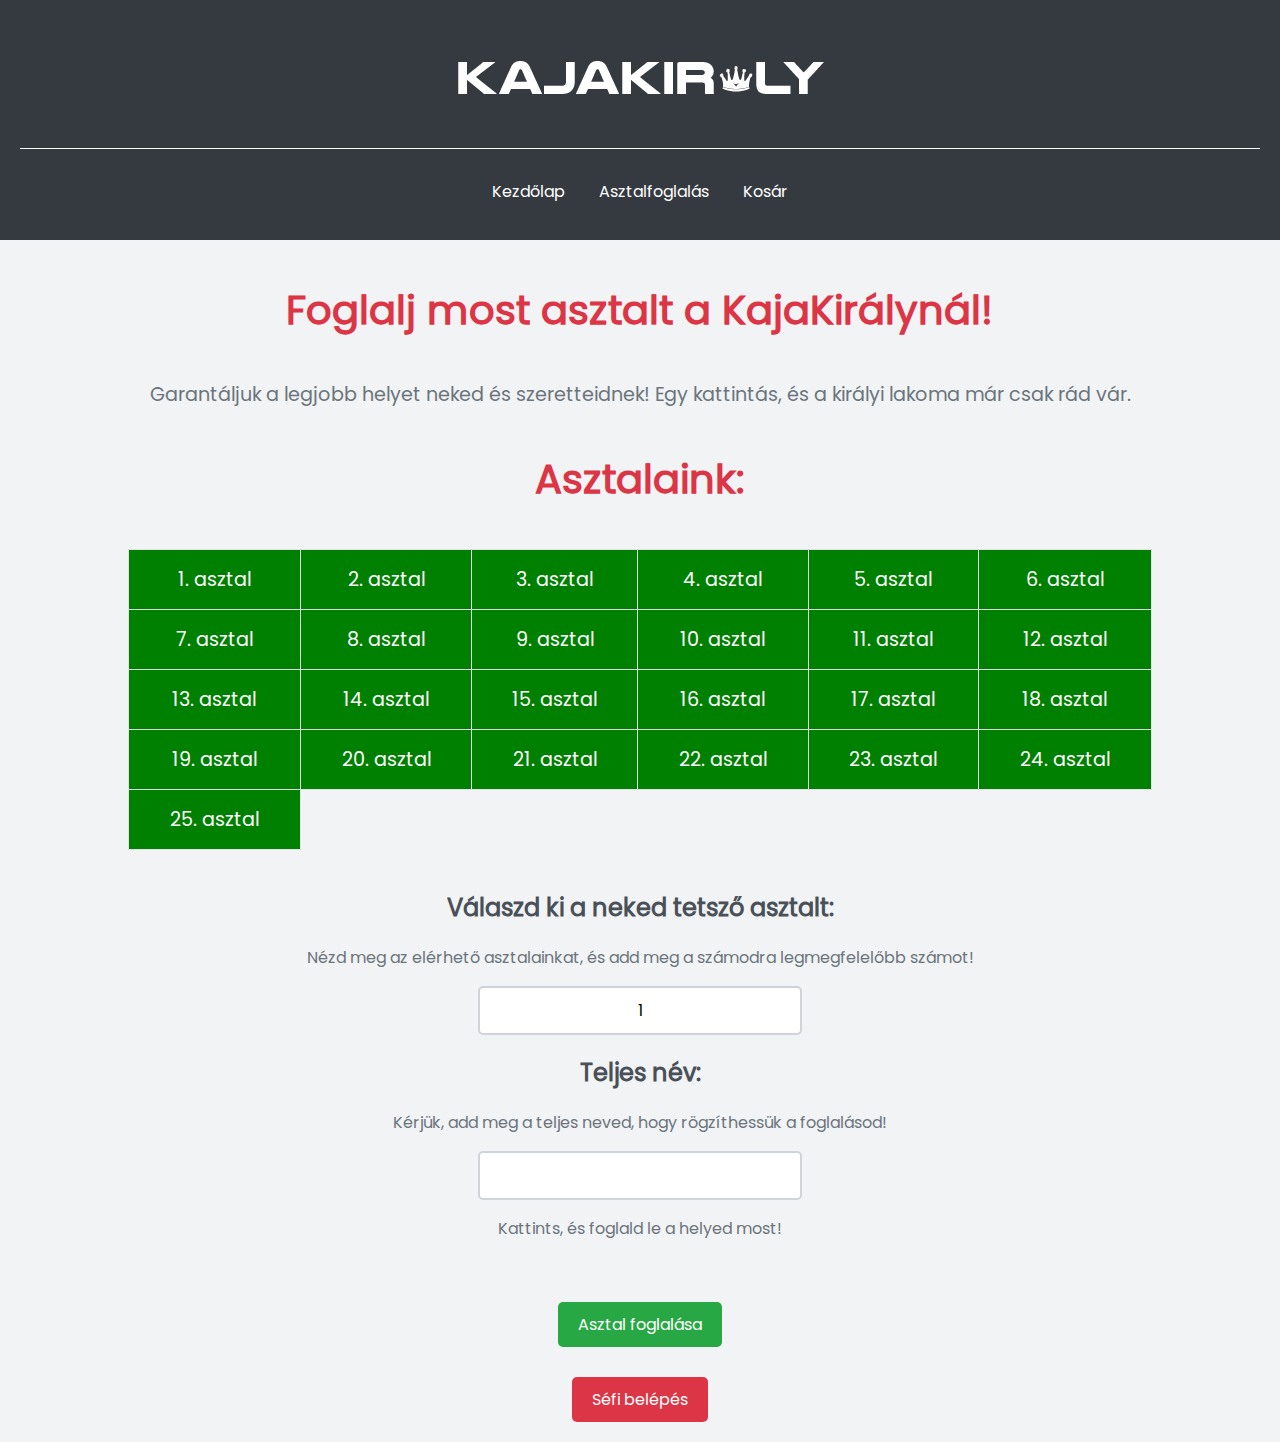
<file: htmls/asztalfoglalas.html>
<!DOCTYPE html>
<html lang="en">
<head>
    <meta charset="UTF-8">
    <meta name="viewport" content="width=device-width, initial-scale=1.0">
    <title>KajaKirály - Asztalfoglalás</title>
    <link rel="stylesheet" href="../css/global.css">
    <link rel="stylesheet" href="../css/asztalfoglalas.css">
</head>
<body>
    <header>
      <img src="..//img/logo.png" alt="" id="logo">
        <hr size="1" color="white">
        <nav>
          <ul>
            <li><a href="../index.html">Kezdőlap</a></li>
            <li><a href="asztalfoglalas.html">Asztalfoglalás</a></li>
            <li><a href="kosar.html">Kosár</a></li>
          </ul>
        </nav>
      </header>
      <h1>Foglalj most asztalt a KajaKirálynál!</h1>
      <p style="text-align: center; font-size: 1.2rem; color: #6c757d;">Garantáljuk a legjobb helyet neked és szeretteidnek! Egy kattintás, és a királyi lakoma már csak rád vár.</p>
      <h1>Asztalaink:</h1>
      
      <table id="asztaloktabla">
        <tbody id="asztaloktablabody">
          
      </tbody>
        
      </table>
      <h3>Válaszd ki a neked tetsző asztalt:</h3>
      <p style="text-align: center; color: #6c757d;">Nézd meg az elérhető asztalainkat, és add meg a számodra legmegfelelőbb számot!</p>
      <div class="input">
      <input type="text" value="1" maxlength="2" onkeypress="return onlyNumberKey(event)" id="asztalnumber">
    </div>
    <h3>Teljes név:</h3>
    <p style="text-align: center; color: #6c757d;">Kérjük, add meg a teljes neved, hogy rögzíthessük a foglalásod!</p>
    <div class="input">
      <input type="text" onkeypress="return onlyWORDKey(event)" id="asztalname">
      <p style="text-align: center; color: #6c757d;">Kattints, és foglald le a helyed most!</p>
      <br><button type="button" onclick="asztalfoglalas()">Asztal foglalása</button>
    </div>
    <div class="rendszergazda">
      <button type="button" onclick="admin()">Séfi belépés</button>
    </div>
    <script src="../config.js"></script>
      <script src="..//js/asztalfoglalas.js"></script>
</body>
</html>
</file>
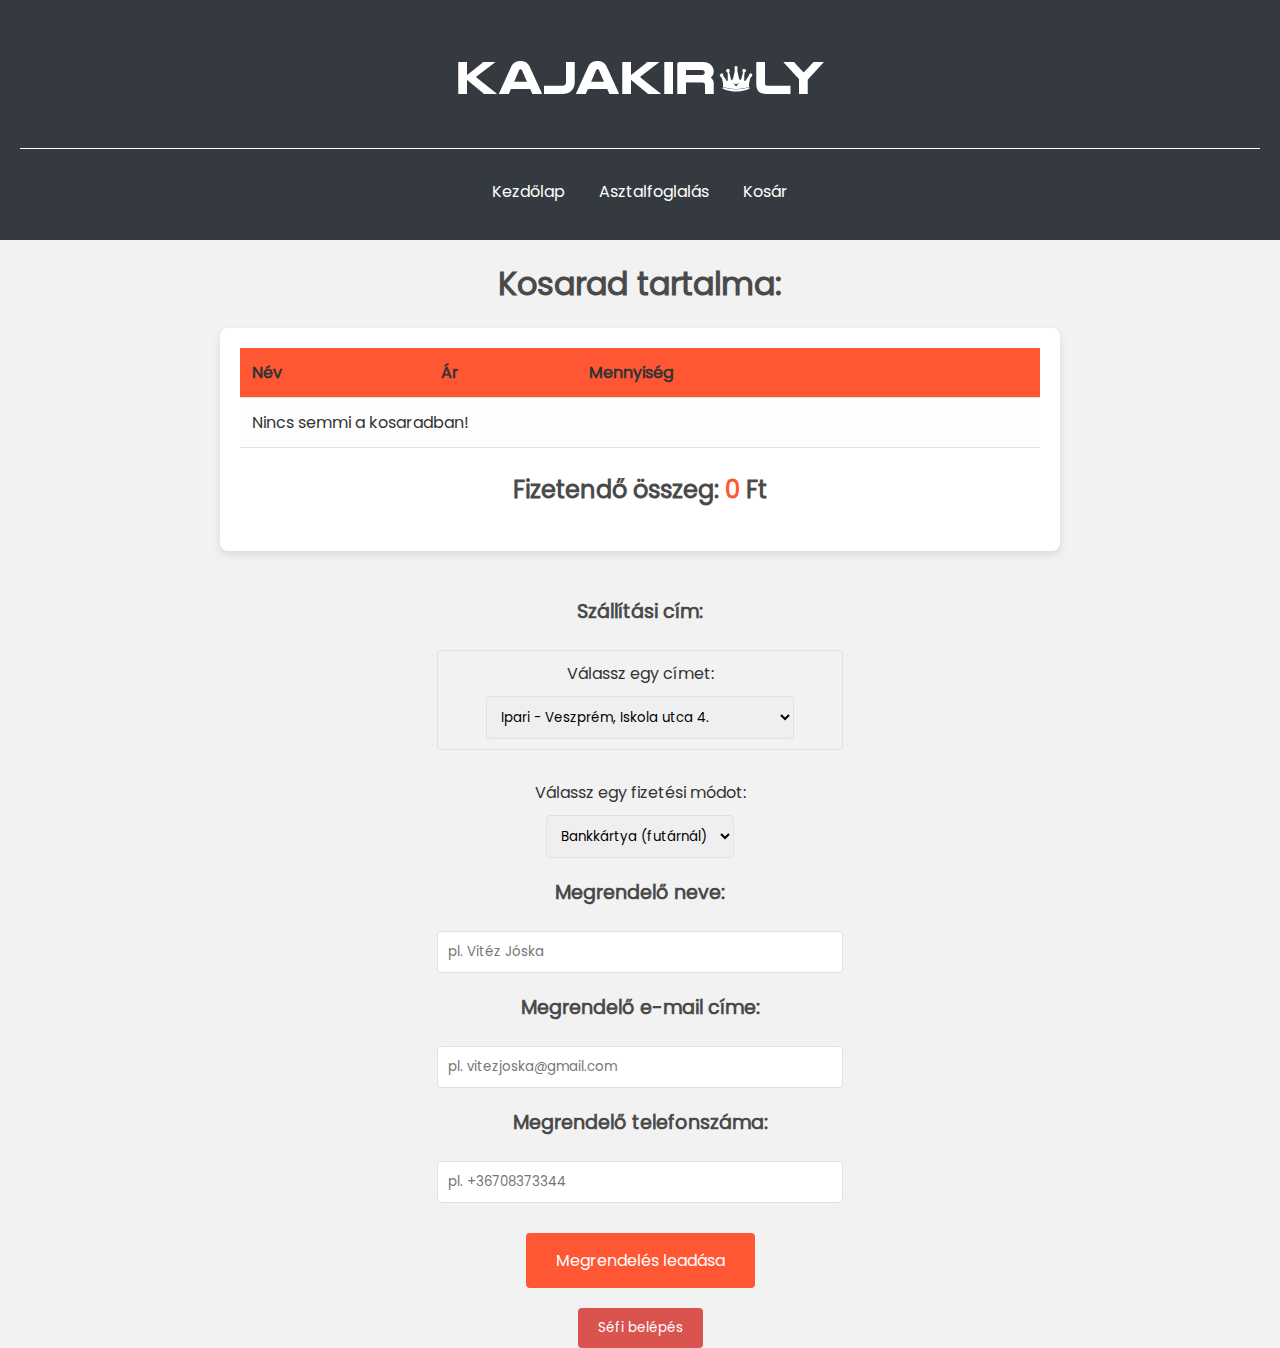
<file: htmls/kosar.html>
<!DOCTYPE html>
<html lang="en">
<head>
    <meta charset="UTF-8">
    <meta name="viewport" content="width=device-width, initial-scale=1.0">
    <title>KajaKirály - Kosár</title>
    <link rel="stylesheet" href="../css/global.css">
    <link rel="stylesheet" href="../css/kosar.css">
</head>
<body>
  <header>
    <img src="..//img/logo.png" alt="" id="logo">
    <hr size="1" color="white">
    <nav>
      <ul>
        <li><a href="../index.html">Kezdőlap</a></li>
        <li><a href="asztalfoglalas.html">Asztalfoglalás</a></li>
        <li><a href="kosar.html">Kosár</a></li>
      </ul>
    </nav>
  </header>
    <p id="kosartitle">Kosarad tartalma:</p>
    <div id="kosartartalom">
        <table id="kajatablazat">
          <thead>
          <tr id="bevezeto">
            <th>Név</th>
            <th>Ár</th>
            <th>Mennyiség</th>
            <th></th>
          </tr>
        </thead>
        <tbody id="tablazatbody">

        </tbody>       
        </table>
        <h3>Fizetendő összeg: <span id="osszeg"></span> Ft</h3>
    </div>
    <div style="text-align: center;">
    <div id="shipping-address">
      <h2>Szállítási cím:</h2>
      <form id="address-form">
        <label for="address-select">Válassz egy címet:</label><br>
        <select id="address-select">
          <option value="Ipari - Veszprém, Iskola utca 4.">Ipari - Veszprém, Iskola utca 4.</option>
          <option value="Munkahely - Veszprém, Pápai út 56.">Munkahely - Veszprém, Pápai út 56.</option>
          <option value="new" id="newoptionadd">Új cím hozzáadása</option>
        </select>
    
        <div id="new-address-fields" style="display: none;">
          <label for="new-address">Új cím:</label><br>
          <input type="text" id="new-address" placeholder="Írd be az új címet"><br>
          <button type="submit" id="new-address-submit">Cím hozzáadása</button>
        </div>
      </form>
    </div>
    <label for="payment-select" id="payment-label">Válassz egy fizetési módot:</label><br>
        <select id="payment-select">
          <option value="Bankkártya">Bankkártya (futárnál)</option>
          <option value="Készpénz">Készpénz (futárnál)</option>
          <option value="Apple Pay">Apple Pay</option>
        </select>
    <div class="megrendelo-name">
      <h2>Megrendelő neve:</h2>
      <input type="text" id="megrendelo-name" placeholder="pl. Vitéz Jóska">
    </div>
    <div class="megrendelo-email">
      <h2>Megrendelő e-mail címe:</h2>
      <input type="text" id="megrendelo-email" placeholder="pl. vitezjoska@gmail.com">
    </div>
    <div class="megrendelo-telefonszam">
      <h2>Megrendelő telefonszáma:</h2>
      <input type="text" id="megrendelo-telefonszam" placeholder="pl. +36708373344">
    </div>
    <div id="order-button">
      <button type="button" onclick="megrendeles()">Megrendelés leadása</button>
    </div>
    <div class="rendszergazda">
      <button type="button" onclick="window.location.replace('rendeleskezeles.html')">Séfi belépés</button>
    </div>
  </div>
    <script src="..//js/kosar.js"></script>
</body>
</html>
</file>
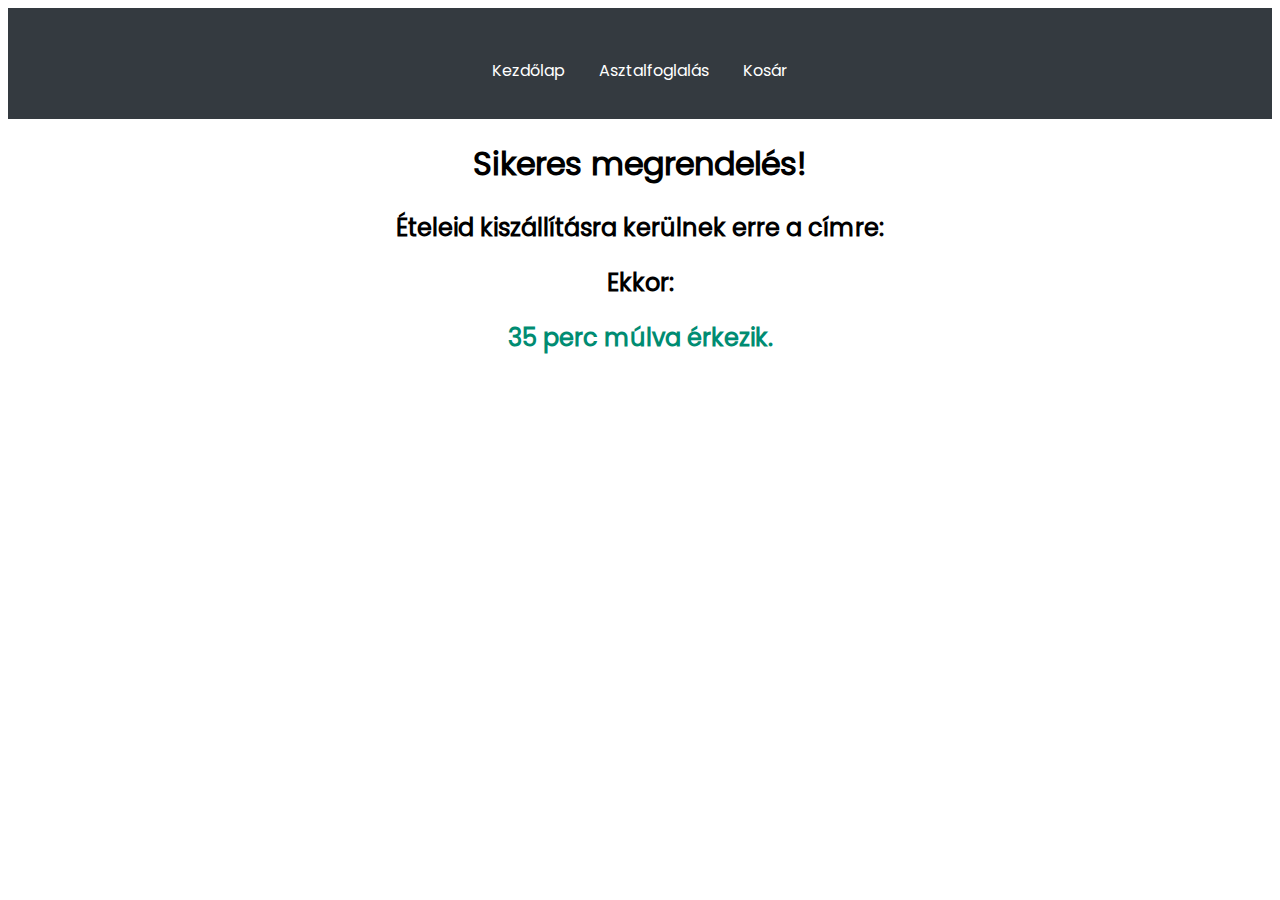
<file: htmls/success.html>
<!DOCTYPE html>
<html lang="en">
<head>
    <meta charset="UTF-8">
    <meta name="viewport" content="width=device-width, initial-scale=1.0">
    <title>Sikeres megrendelés</title>
    <link rel="stylesheet" href="..//css/global.css">
    <link rel="stylesheet" href="..//css/success.css">
</head>
<body>
  <header>
    <nav>
      <ul>
        <li><a href="../index.html">Kezdőlap</a></li>
        <li><a href="asztalfoglalas.html">Asztalfoglalás</a></li>
        <li><a href="kosar.html">Kosár</a></li>
      </ul>
    </nav>
  </header>
        <div class="sikeres">
            <h1>Sikeres megrendelés!</h1>
            <h2>Ételeid kiszállításra kerülnek erre a címre:</h2>
            <h2 id="cim"></h2>
            <h2>Ekkor:</h2>
            <h2 id="ido"></h2>
        </div>
        <script src="index.js"></script>
        <script src="success.js"></script>
</body>
</html>
</file>
<file: css/global.css>
@font-face {
    font-family: "Poppins";
    src: url(Poppins-Regular.ttf);
  }
p, h1, h2, h3 {
    font-family: "Poppins";
    text-align: center;
}
* {
  font-family: "Poppins";
}
#logo {
  display: block;
  margin-left: auto;
  margin-right: auto;
}
header {
  background-color: #343a40;
  color: white;
  padding: 20px;
  text-align: center;
}

nav ul {
  list-style-type: none;
  padding: 0;
}
ul {
  margin-top: 30px;
}
nav ul li {
  display: inline;
  margin: 0 15px 0 15px;
}

nav ul li a {
  color: white;
  text-decoration: none;
}

nav ul li a:hover {
  text-decoration: underline;
}
</file>
<file: css/asztalfoglalas.css>
/* Asztalfoglalás oldal globális beállításai */
body {
    font-family: 'Poppins';
    background-color: #f1f3f5;
    margin: 0;
    padding: 0;
}

h1 {
    text-align: center;
    color: #dc3545;
    font-size: 2.5rem;
    margin: 40px 0;
}

h3 {
    font-size: 1.5rem;
    color: #495057;
    text-align: center;
    margin: 20px 0;
}

.input {
    text-align: center;
    margin-bottom: 20px;
}

.input input {
    padding: 10px;
    width: 300px;
    border: 2px solid #ced4da;
    border-radius: 5px;
    font-size: 1rem;
    text-align: center;
}

.input input:focus {
    border-color: #28a745;
    outline: none;
}

button {
    background-color: #28a745;
    color: white;
    border: none;
    padding: 10px 20px;
    font-size: 1rem;
    cursor: pointer;
    border-radius: 5px;
    margin: 20px auto;
    display: block;
}

button:hover {
    background-color: #218838;
}

#asztaloktabla {
    width: 80%;
    margin: 0 auto;
    border-collapse: collapse;
    margin-bottom: 40px;
}

#asztaloktablabody td {
    border: 1px solid #dee2e6;
    padding: 15px;
    text-align: center;
    font-size: 1.2rem;
    color: white;
}

.rendszergazda {
    text-align: center;
    margin-top: 30px;
}

.rendszergazda button {
    background-color: #dc3545;
}

.rendszergazda button:hover {
    background-color: #c82333;
}
</file>
<file: css/kosar.css>
/* kosar.css */
body {
    font-family: 'Poppins', sans-serif;
    background-color: #f2f2f2;
    color: #333;
    margin: 0;
    padding: 0;
}

#kosartitle {
    text-align: center;
    font-size: 2rem;
    font-weight: 600;
    margin: 20px 0;
    color: #4A4A4A;
}

#kosartartalom {
    max-width: 800px;
    margin: 20px auto;
    padding: 20px;
    background-color: white;
    box-shadow: 0 4px 8px rgba(0, 0, 0, 0.1);
    border-radius: 8px;
}

#kajatablazat {
    width: 100%;
    border-collapse: collapse;
    margin-bottom: 20px;
}

#kajatablazat th, #kajatablazat td {
    text-align: left;
    padding: 12px;
    border-bottom: 1px solid #e0e0e0;
}

#kajatablazat th {
    background-color: #FF5733;
    color: #333;
    font-weight: 600;
}

#kajatablazat td {
    background-color: #fdfdfd;
}

#osszeg {
    font-weight: bold;
    color: #FF5733; /* Narancssárga összeg kiemelés */
}

h3 {
    font-size: 1.5rem;
    color: #4A4A4A;
}

#shipping-address, .megrendelo-name, .megrendelo-email, .megrendelo-telefonszam {
    margin-top: 20px;
}
#shipping-address {
    display: flex;
    flex-direction: column;
    align-items: center;
    justify-content: center;
    margin-top: 30px;
    margin-bottom: 30px;
}
#shipping-address h2, .megrendelo-name h2, .megrendelo-email h2, .megrendelo-telefonszam h2 {
    font-size: 1.2rem;
    color: #4A4A4A;
}

#shipping-address form, .megrendelo-name input, .megrendelo-email input, .megrendelo-telefonszam input {
    width: 30%;
    padding: 10px;
    margin-top: 8px;
    border: 1px solid #e0e0e0;
    border-radius: 4px;
}

#payment-select, #address-select {
    padding: 10px;
    border: 1px solid #e0e0e0;
    border-radius: 4px;
    margin-top: 10px;
}
#address-select {
    width: 80%;
}

#order-button {
    text-align: center;
    margin-top: 30px;
}

#order-button button {
    padding: 15px 30px;
    background-color: #FF5733; /* Narancssárga gomb */
    color: white;
    border: none;
    border-radius: 4px;
    cursor: pointer;
    font-size: 1rem;
}

#order-button button:hover {
    background-color: #FF6F4A; /* Világosabb narancssárga hover effekt */
}

.rendszergazda {
    text-align: center;
    margin-top: 20px;
}

.rendszergazda button {
    background-color: #D9534F; /* Piros gomb */
    color: white;
    padding: 10px 20px;
    border: none;
    border-radius: 4px;
    cursor: pointer;
}

.rendszergazda button:hover {
    background-color: #E67371; /* Világosabb piros hover effekt */
}
</file>
<file: css/success.css>
.sikeres {
    text-align: center;
    align-items: center;
}
#ido, #cim {
    font-weight: bold;
    color: #008c72;
}
</file>
